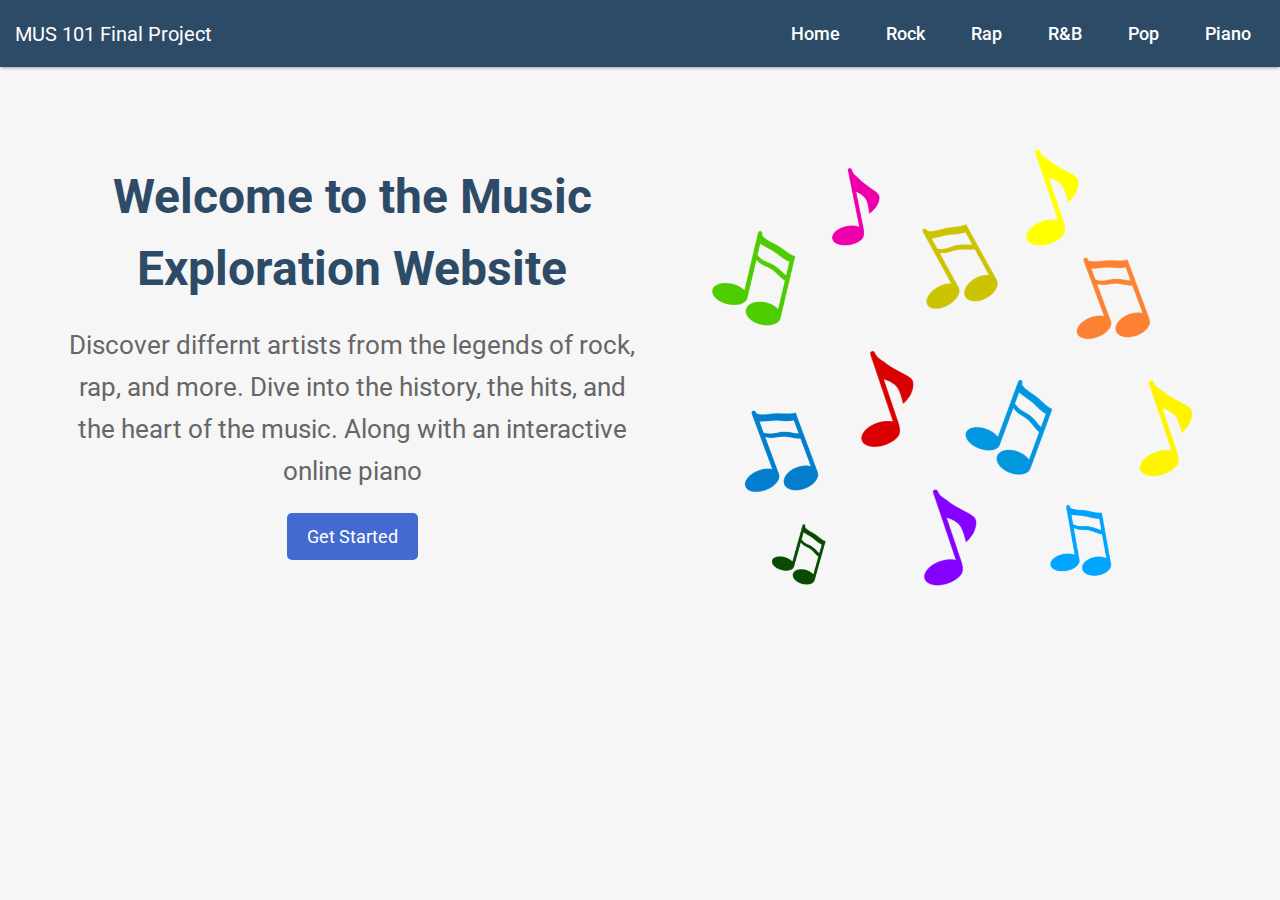
<file: index.html>
<!DOCTYPE html>
<html lang="en">
  <head>
    <meta charset="UTF-8" />
    <meta name="viewport" content="width=device-width, initial-scale=1.0" />
    <link rel="stylesheet" href="static/css/global.css" />
    <link rel="stylesheet" href="static/css/home.css" />
    <link rel="stylesheet" href="static/css/piano.css" />
    <!-- <link rel="stylesheet" href="static/css/artist_cards.css" /> -->
    <link rel="stylesheet" href="static/css/artist.css" />

    <title>MUS 101 Final Project</title>
  </head>
  <body>
    <nav class="navbar">
      <!-- LOGO -->
      <div class="logo">MUS 101 Final Project</div>

      <!-- NAVIGATION MENU -->
      <ul class="nav-links">
        <!-- USING CHECKBOX HACK -->
        <input type="checkbox" id="checkbox_toggle" />
        <label for="checkbox_toggle" class="hamburger">&#9776;</label>

        <!-- NAVIGATION MENUS -->
        <div class="menu">
          <li><a href="./index.html">Home</a></li>
          <!-- <li><a href="/">About</a></li> -->

          <li class="services">
            <a href="./rock.html">Rock</a>

            <!-- DROPDOWN MENU -->
            <ul class="dropdown">
              <a href="./rock.html#joel"><li>Billy Joel</li></a>
              <a href="./rock.html#queen"><li>Queen</li></a>
            </ul>
          </li>

          <li class="services">
            <a href="./rap.html">Rap</a>

            <!-- DROPDOWN MENU -->
            <ul class="dropdown">
              <li><a href="./rap.html#nba">NBA Youngboy </a></li>
              <li><a href="./rap.html#flow">YSN Flow</a></li>
            </ul>
          </li>

          <li class="services">
            <a href="./rnb.html">R&B</a>

            <!-- DROPDOWN MENU -->
            <ul class="dropdown">
              <li><a href="./rnb.html#wonder">Stevie Wonder </a></li>
              <li><a href="./rnb.html#marvin">Marvin Gaye</a></li>
            </ul>
          </li>

          <li class="services">
            <a href="./pop.html">Pop</a>

            <!-- DROPDOWN MENU -->
            <ul class="dropdown">
              <li><a href="./pop.html#justin">Justin Bieber</a></li>
              <li><a href="./pop.html#olivia">Olivia Rodrigo</a></li>
            </ul>
          </li>

          <li><a href="./piano.html">Piano</a></li>
        </div>
      </ul>
    </nav>
    <div class="container">
      <section class="landing">
        <div class="landing-content">
          <h1>Welcome to the Music Exploration Website</h1>
          <p>Discover differnt artists from the legends of rock, rap, and more. Dive into the history, the hits, and the heart of the music. Along with an interactive online piano</p>
          <a href="./rock.html" class="get-started-button">Get Started</a>
        </div>
        <img src="static/images/notes.png" alt="Music Exploration" class="landing-image" />
      </section>
    </div>
  </body>
</html>
</file>
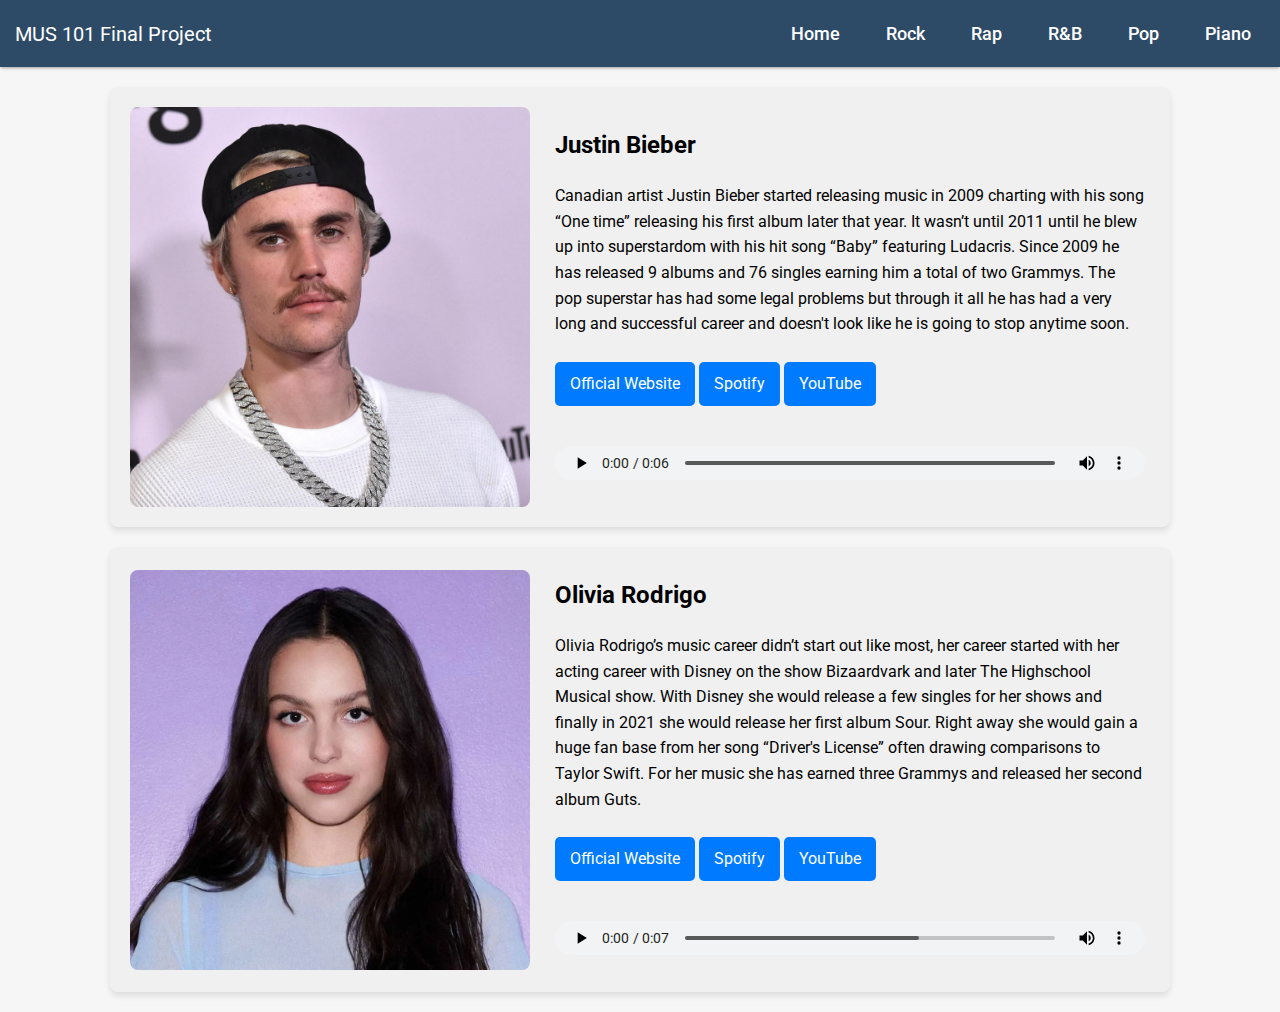
<file: pop.html>
<!DOCTYPE html>
<html lang="en">
  <head>
    <meta charset="UTF-8" />
    <meta name="viewport" content="width=device-width, initial-scale=1.0" />
    <link rel="stylesheet" href="static/css/global.css" />
    <link rel="stylesheet" href="static/css/home.css" />
    <link rel="stylesheet" href="static/css/piano.css" />
    <!-- <link rel="stylesheet" href="static/css/artist_cards.css" /> -->
    <link rel="stylesheet" href="static/css/artist.css" />

    <title>Rock Artists</title>
  </head>
  <body>
    <nav class="navbar">
      <!-- LOGO -->
      <div class="logo">MUS 101 Final Project</div>

      <!-- NAVIGATION MENU -->
      <ul class="nav-links">
        <!-- USING CHECKBOX HACK -->
        <input type="checkbox" id="checkbox_toggle" />
        <label for="checkbox_toggle" class="hamburger">&#9776;</label>

        <!-- NAVIGATION MENUS -->
        <div class="menu">
          <li><a href="./index.html">Home</a></li>
          <!-- <li><a href="/">About</a></li> -->

          <li class="services">
            <a href="./rock.html">Rock</a>

            <!-- DROPDOWN MENU -->
            <ul class="dropdown">
              <a href="./rock.html#joel"><li>Billy Joel</li></a>
              <a href="./rock.html#queen"><li>Queen</li></a>
            </ul>
          </li>

          <li class="services">
            <a href="./rap.html">Rap</a>

            <!-- DROPDOWN MENU -->
            <ul class="dropdown">
              <li><a href="./rap.html#nba">NBA Youngboy </a></li>
              <li><a href="./rap.html#flow">YSN Flow</a></li>
            </ul>
          </li>

          <li class="services">
            <a href="./rnb.html">R&B</a>

            <!-- DROPDOWN MENU -->
            <ul class="dropdown">
              <li><a href="./rnb.html#wonder">Stevie Wonder </a></li>
              <li><a href="./rnb.html#marvin">Marvin Gaye</a></li>
            </ul>
          </li>

          <li class="services">
            <a href="./pop.html">Pop</a>

            <!-- DROPDOWN MENU -->
            <ul class="dropdown">
              <li><a href="./pop.html#justin">Justin Bieber</a></li>
              <li><a href="./pop.html#olivia">Olivia Rodrigo</a></li>
            </ul>
          </li>

          <li><a href="./piano.html">Piano</a></li>
        </div>
      </ul>
    </nav>
    <div class="container">
      <div class="artist-full-section" id="justin">
        <div class="artist-info-wrapper">
          <img src="static/artist_images/justin.jpg" alt="Artist Image" class="artist-image" />
          <div class="artist-details">
            <h2>Justin Bieber</h2>
            <p>
              Canadian artist Justin Bieber started releasing music in 2009 charting with his song “One time” releasing his first album later that year. It wasn’t until 2011 until he blew up into
              superstardom with his hit song “Baby” featuring Ludacris. Since 2009 he has released 9 albums and 76 singles earning him a total of two Grammys. The pop superstar has had some legal
              problems but through it all he has had a very long and successful career and doesn't look like he is going to stop anytime soon.
            </p>
            <!-- <p>
              Lorem ipsum dolor sit amet consectetur adipisicing elit. Inventore maxime accusamus animi eaque exercitationem laudantium nesciunt facere quis earum reiciendis, obcaecati quam aperiam
              fuga, minus fugit autem quia odit iure?
            </p> -->
            <div class="artist-links">
              <a href="https://www.justinbiebermusic.com/" target="_blank">Official Website</a>
              <a href="https://open.spotify.com/artist/1uNFoZAHBGtllmzznpCI3s" target="_blank">Spotify</a>
              <a href="https://www.youtube.com/channel/UCIwFjwMjI0y7PDBVEO9-bkQ" target="_blank">YouTube</a>
            </div>
            <audio controls class="artist-audio">
              <source src="static/artist_audio/justin.mp3" type="audio/mp3" />
              Your browser does not support the audio element.
            </audio>
          </div>
        </div>
      </div>

      <div class="artist-full-section" id="olivia">
        <div class="artist-info-wrapper">
          <img src="static/artist_images/olivia.webp" alt="Artist Image" class="artist-image" />
          <div class="artist-details">
            <h2>Olivia Rodrigo</h2>
            <p>
              Olivia Rodrigo’s music career didn’t start out like most, her career started with her acting career with Disney on the show Bizaardvark and later The Highschool Musical show. With Disney
              she would release a few singles for her shows and finally in 2021 she would release her first album Sour. Right away she would gain a huge fan base from her song “Driver's License” often
              drawing comparisons to Taylor Swift. For her music she has earned three Grammys and released her second album Guts.
            </p>
            <div class="artist-links">
              <a href="https://store.oliviarodrigo.com/pages/gutsworldtour" target="_blank">Official Website</a>
              <a href="https://open.spotify.com/artist/1McMsnEElThX1knmY4oliG" target="_blank">Spotify</a>
              <a href="https://www.youtube.com/channel/UCy3zgWom-5AGypGX_FVTKpg" target="_blank">YouTube</a>
            </div>
            <audio controls class="artist-audio">
              <source src="static/artist_audio/olivia.mp3" type="audio/mpeg" />
              Your browser does not support the audio element.
            </audio>
          </div>
        </div>
      </div>
    </div>
  </body>
</html>
</file>
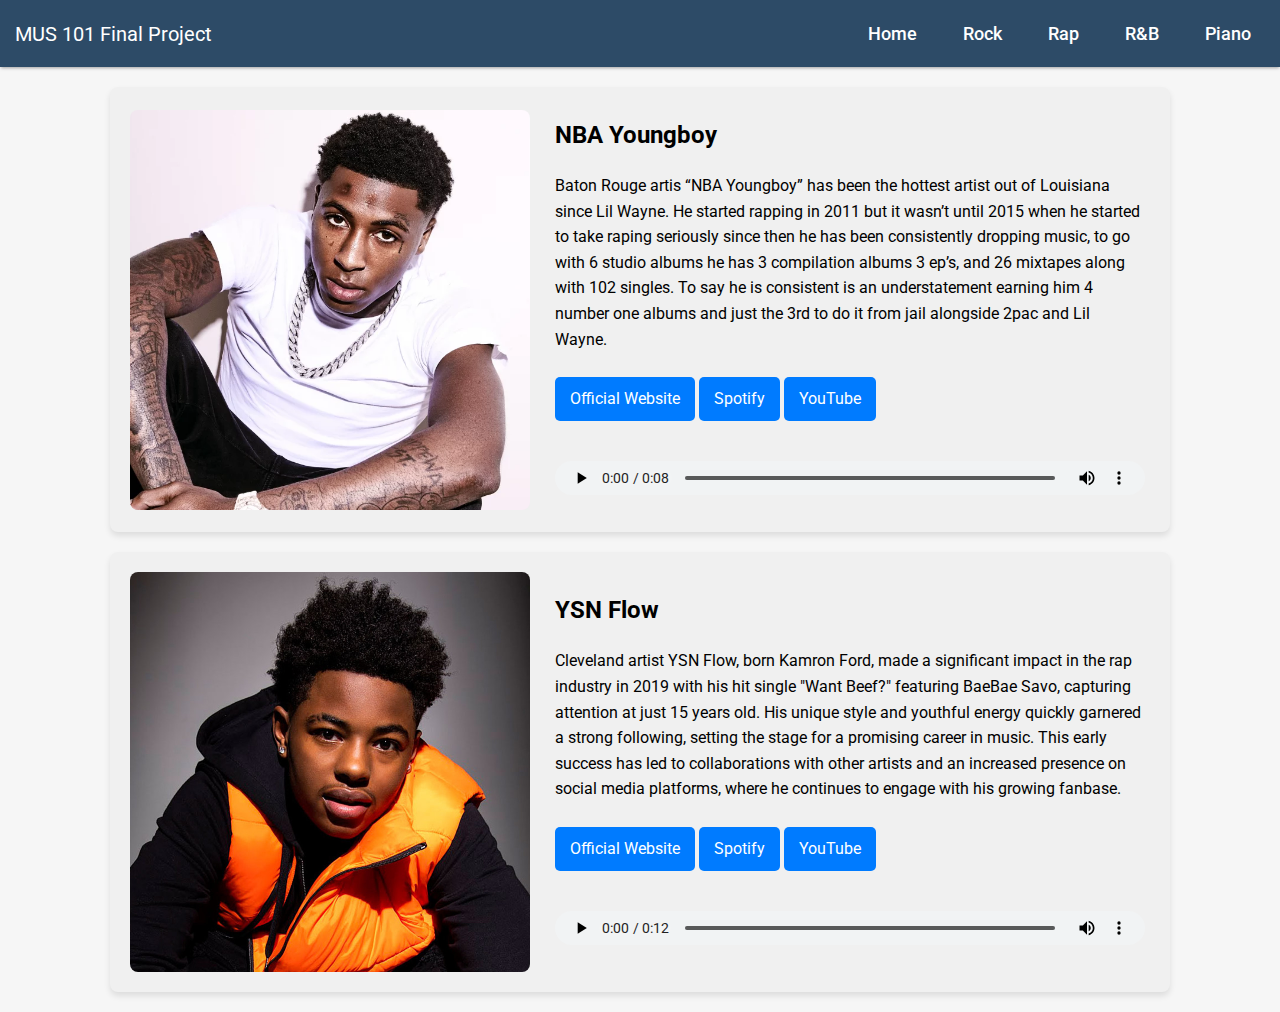
<file: rap.html>
<!DOCTYPE html>
<html lang="en">
  <head>
    <meta charset="UTF-8" />
    <meta name="viewport" content="width=device-width, initial-scale=1.0" />
    <link rel="stylesheet" href="static/css/global.css" />
    <link rel="stylesheet" href="static/css/home.css" />
    <link rel="stylesheet" href="static/css/piano.css" />
    <!-- <link rel="stylesheet" href="static/css/artist_cards.css" /> -->
    <link rel="stylesheet" href="static/css/artist.css" />

    <title>Rap Artists</title>
  </head>
  <body>
    <nav class="navbar">
      <!-- LOGO -->
      <div class="logo">MUS 101 Final Project</div>

      <!-- NAVIGATION MENU -->
      <ul class="nav-links">
        <!-- USING CHECKBOX HACK -->
        <input type="checkbox" id="checkbox_toggle" />
        <label for="checkbox_toggle" class="hamburger">&#9776;</label>

        <!-- NAVIGATION MENUS -->
        <div class="menu">
          <li><a href="./index.html">Home</a></li>
          <!-- <li><a href="/">About</a></li> -->

          <li class="services">
            <a href="./rock.html">Rock</a>

            <!-- DROPDOWN MENU -->
            <ul class="dropdown">
              <a href="./rock.html#joel"><li>Billy Joel</li></a>
              <a href="./rock.html#queen"><li>Queen</li></a>
            </ul>
          </li>

          <li class="services">
            <a href="./rap.html">Rap</a>

            <!-- DROPDOWN MENU -->
            <ul class="dropdown">
              <li><a href="./rap.html#nba">NBA Youngboy </a></li>
              <li><a href="./rap.html#flow">YSN Flow</a></li>
            </ul>
          </li>

          <li class="services">
            <a href="./rnb.html">R&B</a>

            <!-- DROPDOWN MENU -->
            <ul class="dropdown">
              <li><a href="./rnb.html#wonder">Stevie Wonder </a></li>
              <li><a href="./rnb.html#marvin">Marvin Gaye</a></li>
            </ul>
          </li>

          <li><a href="./piano.html">Piano</a></li>
        </div>
      </ul>
    </nav>
    <div class="container">
      <div class="artist-full-section" id="nba">
        <div class="artist-info-wrapper">
          <img src="static/artist_images/nba.webp" alt="Artist Image" class="artist-image" />
          <div class="artist-details">
            <h2>NBA Youngboy</h2>
            <p>
              Baton Rouge artis “NBA Youngboy” has been the hottest artist out of Louisiana since Lil Wayne. He started rapping in 2011 but it wasn’t until 2015 when he started to take raping
              seriously since then he has been consistently dropping music, to go with 6 studio albums he has 3 compilation albums 3 ep’s, and 26 mixtapes along with 102 singles. To say he is
              consistent is an understatement earning him 4 number one albums and just the 3rd to do it from jail alongside 2pac and Lil Wayne.
            </p>
            <!-- <p>
              Lorem ipsum dolor sit amet consectetur adipisicing elit. Inventore maxime accusamus animi eaque exercitationem laudantium nesciunt facere quis earum reiciendis, obcaecati quam aperiam
              fuga, minus fugit autem quia odit iure?
            </p> -->
            <div class="artist-links">
              <a href="https://www.youngboynba.com/" target="_blank">Official Website</a>
              <a href="https://open.spotify.com/artist/7wlFDEWiM5OoIAt8RSli8b" target="_blank">Spotify</a>
              <a href="https://www.youtube.com/channel/UClW4jraMKz6Qj69lJf-tODA" target="_blank">YouTube</a>
            </div>
            <audio controls class="artist-audio">
              <source src="static/artist_audio/nba.mp3" type="audio/mp3" />
              Your browser does not support the audio element.
            </audio>
          </div>
        </div>
      </div>

      <div class="artist-full-section" id="flow">
        <div class="artist-info-wrapper">
          <img src="static/artist_images/ysn-flow1.jpg" alt="Artist Image" class="artist-image" />
          <div class="artist-details">
            <h2>YSN Flow</h2>
            <p>
              Cleveland artist YSN Flow, born Kamron Ford, made a significant impact in the rap industry in 2019 with his hit single "Want Beef?" featuring BaeBae Savo, capturing attention at just 15
              years old. His unique style and youthful energy quickly garnered a strong following, setting the stage for a promising career in music. This early success has led to collaborations with
              other artists and an increased presence on social media platforms, where he continues to engage with his growing fanbase.
            </p>

            <div class="artist-links">
              <a href="https://hoo.be/ysnflow" target="_blank">Official Website</a>
              <a href="https://open.spotify.com/artist/1je11NKORfLMSjgSNP0DPF" target="_blank">Spotify</a>
              <a href="https://www.youtube.com/channel/UCkNguApCr2kcMir4Z0Q30_Q" target="_blank">YouTube</a>
            </div>
            <audio controls class="artist-audio">
              <source src="static/artist_audio/ysn.mp3" type="audio/mpeg" />
              Your browser does not support the audio element.
            </audio>
          </div>
        </div>
      </div>
    </div>
  </body>
</html>
</file>
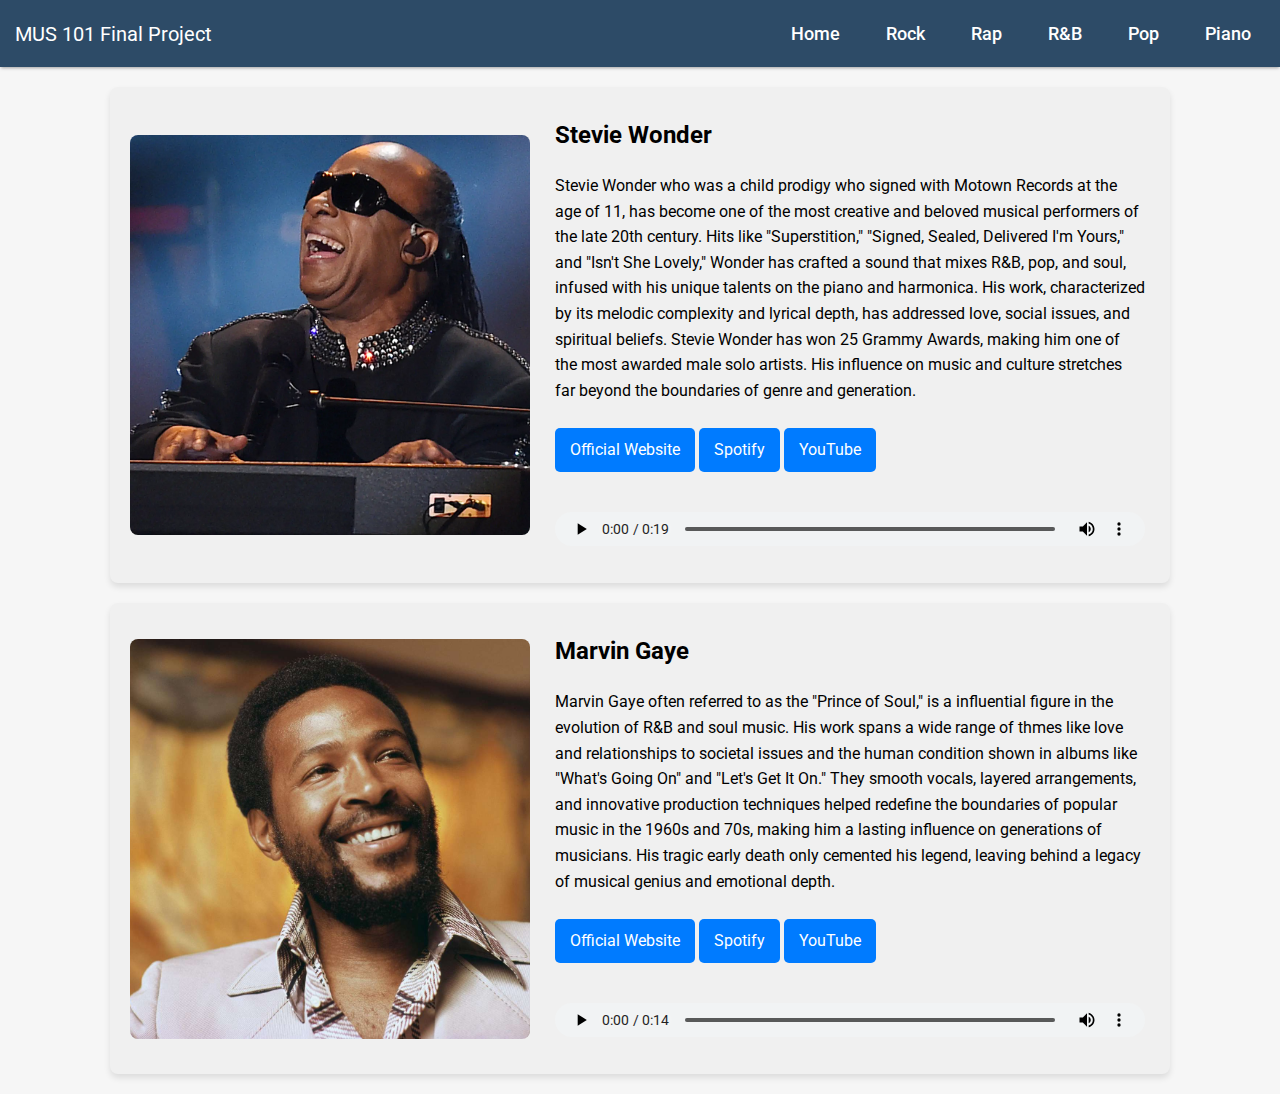
<file: rnb.html>
<!DOCTYPE html>
<html lang="en">
  <head>
    <meta charset="UTF-8" />
    <meta name="viewport" content="width=device-width, initial-scale=1.0" />
    <link rel="stylesheet" href="static/css/global.css" />
    <link rel="stylesheet" href="static/css/home.css" />
    <link rel="stylesheet" href="static/css/piano.css" />
    <!-- <link rel="stylesheet" href="static/css/artist_cards.css" /> -->
    <link rel="stylesheet" href="static/css/artist.css" />

    <title>R&B Artists</title>
  </head>
  <body>
    <nav class="navbar">
      <!-- LOGO -->
      <div class="logo">MUS 101 Final Project</div>

      <!-- NAVIGATION MENU -->
      <ul class="nav-links">
        <!-- USING CHECKBOX HACK -->
        <input type="checkbox" id="checkbox_toggle" />
        <label for="checkbox_toggle" class="hamburger">&#9776;</label>

        <!-- NAVIGATION MENUS -->
        <div class="menu">
          <li><a href="./index.html">Home</a></li>
          <!-- <li><a href="/">About</a></li> -->

          <li class="services">
            <a href="./rock.html">Rock</a>

            <!-- DROPDOWN MENU -->
            <ul class="dropdown">
              <a href="./rock.html#joel"><li>Billy Joel</li></a>
              <a href="./rock.html#queen"><li>Queen</li></a>
            </ul>
          </li>

          <li class="services">
            <a href="./rap.html">Rap</a>

            <!-- DROPDOWN MENU -->
            <ul class="dropdown">
              <li><a href="./rap.html#nba">NBA Youngboy </a></li>
              <li><a href="./rap.html#flow">YSN Flow</a></li>
            </ul>
          </li>

          <li class="services">
            <a href="./rnb.html">R&B</a>

            <!-- DROPDOWN MENU -->
            <ul class="dropdown">
              <li><a href="./rnb.html#wonder">Stevie Wonder </a></li>
              <li><a href="./rnb.html#marvin">Marvin Gaye</a></li>
            </ul>
          </li>

          <li class="services">
            <a href="./pop.html">Pop</a>

            <!-- DROPDOWN MENU -->
            <ul class="dropdown">
              <li><a href="./pop.html#justin">Justin Bieber</a></li>
              <li><a href="./pop.html#olivia">Olivia Rodrigo</a></li>
            </ul>
          </li>

          <li><a href="./piano.html">Piano</a></li>
        </div>
      </ul>
    </nav>
    <div class="container">
      <div class="artist-full-section" id="wonder">
        <div class="artist-info-wrapper">
          <img src="static/artist_images/stevie.webp" alt="Artist Image" class="artist-image" />
          <div class="artist-details">
            <h2>Stevie Wonder</h2>
            <p>
              Stevie Wonder who was a child prodigy who signed with Motown Records at the age of 11, has become one of the most creative and beloved musical performers of the late 20th century. Hits
              like "Superstition," "Signed, Sealed, Delivered I'm Yours," and "Isn't She Lovely," Wonder has crafted a sound that mixes R&B, pop, and soul, infused with his unique talents on the piano
              and harmonica. His work, characterized by its melodic complexity and lyrical depth, has addressed love, social issues, and spiritual beliefs. Stevie Wonder has won 25 Grammy Awards,
              making him one of the most awarded male solo artists. His influence on music and culture stretches far beyond the boundaries of genre and generation.
            </p>
            <!-- <p>
              Lorem ipsum dolor sit amet consectetur adipisicing elit. Inventore maxime accusamus animi eaque exercitationem laudantium nesciunt facere quis earum reiciendis, obcaecati quam aperiam
              fuga, minus fugit autem quia odit iure?
            </p> -->
            <div class="artist-links">
              <a href="http://www.steviewonder.net/" target="_blank">Official Website</a>
              <a href="https://open.spotify.com/artist/7guDJrEfX3qb6FEbdPA5qi" target="_blank">Spotify</a>
              <a href="https://www.youtube.com/channel/UCGD7CfG3JgZF52QpIRivV1Q" target="_blank">YouTube</a>
            </div>
            <audio controls class="artist-audio">
              <source src="static/artist_audio/stevie.mp3" type="audio/mp3" />
              Your browser does not support the audio element.
            </audio>
          </div>
        </div>
      </div>

      <div class="artist-full-section" id="marvin">
        <div class="artist-info-wrapper">
          <img src="static/artist_images/marvin.jpg" alt="Artist Image" class="artist-image" />
          <div class="artist-details">
            <h2>Marvin Gaye</h2>
            <p>
              Marvin Gaye often referred to as the "Prince of Soul," is a influential figure in the evolution of R&B and soul music. His work spans a wide range of thmes like love and relationships to
              societal issues and the human condition shown in albums like "What's Going On" and "Let's Get It On." They smooth vocals, layered arrangements, and innovative production techniques
              helped redefine the boundaries of popular music in the 1960s and 70s, making him a lasting influence on generations of musicians. His tragic early death only cemented his legend, leaving
              behind a legacy of musical genius and emotional depth.
            </p>
            <!-- <p>
              Their complex harmonies and Mercury's standout voice won fans worldwide, cementing them as rock legends. Hits like "Bohemian Rhapsody" and "Don't Stop Me Now" highlight their musical
              daring. Despite Freddie Mercury's passing in 1991, Queen's music continues to inspire and captivate new fans.
            </p> -->
            <div class="artist-links">
              <a href="https://www.marvingaye.net/" target="_blank">Official Website</a>
              <a href="https://open.spotify.com/artist/3koiLjNrgRTNbOwViDipeA" target="_blank">Spotify</a>
              <a href="https://www.youtube.com/channel/UCV0Arhg2bZuyL6CutipMduw" target="_blank">YouTube</a>
            </div>
            <audio controls class="artist-audio">
              <source src="static/artist_audio/marvin.mp3" type="audio/mpeg" />
              Your browser does not support the audio element.
            </audio>
          </div>
        </div>
      </div>
    </div>
  </body>
</html>
</file>
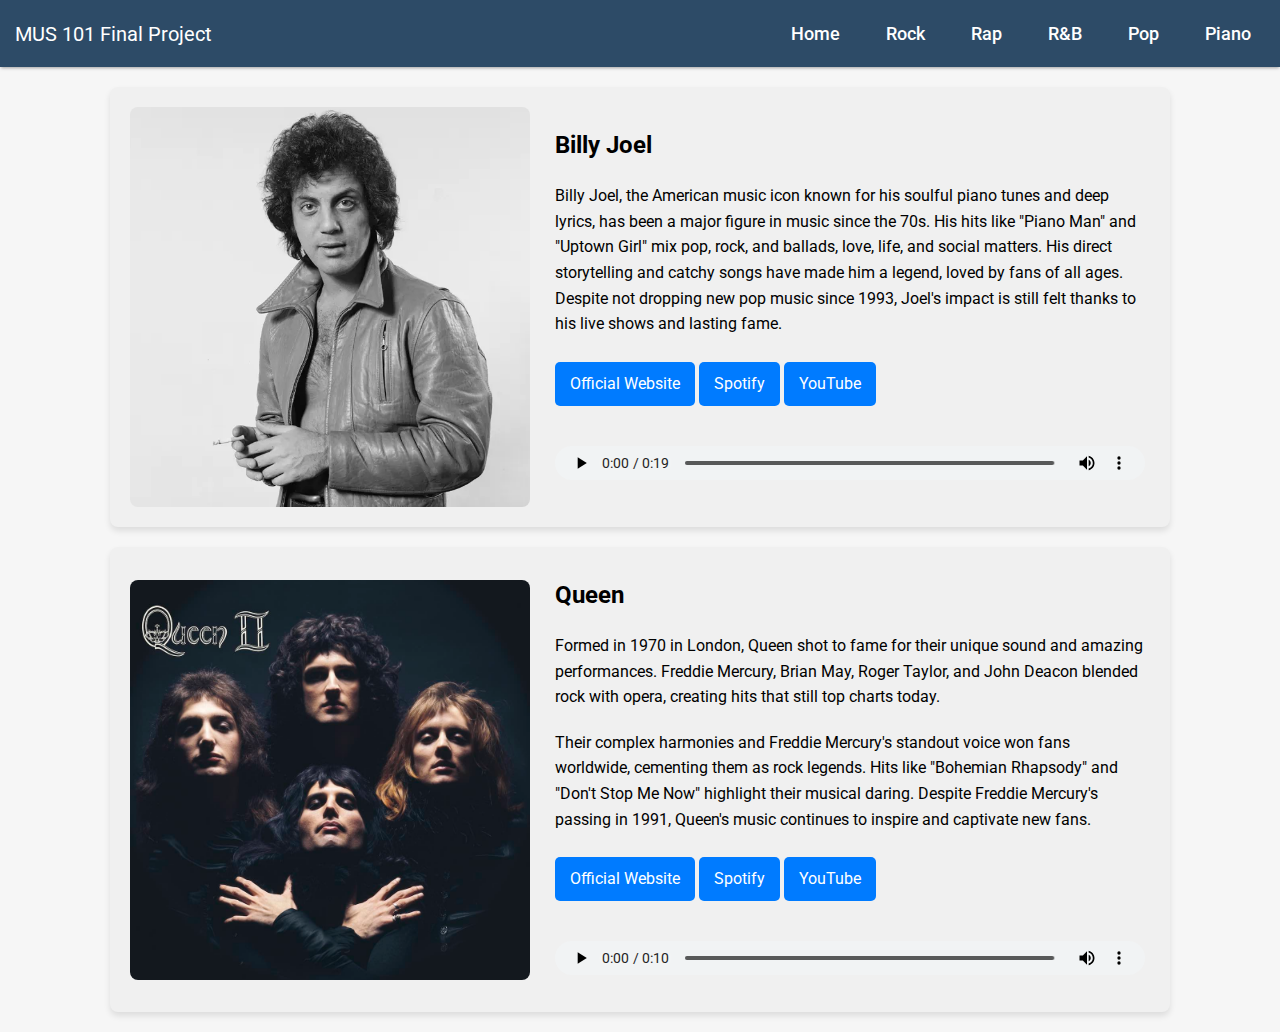
<file: rock.html>
<!DOCTYPE html>
<html lang="en">
  <head>
    <meta charset="UTF-8" />
    <meta name="viewport" content="width=device-width, initial-scale=1.0" />
    <link rel="stylesheet" href="static/css/global.css" />
    <link rel="stylesheet" href="static/css/home.css" />
    <link rel="stylesheet" href="static/css/piano.css" />
    <!-- <link rel="stylesheet" href="static/css/artist_cards.css" /> -->
    <link rel="stylesheet" href="static/css/artist.css" />

    <title>Rock Artists</title>
  </head>
  <body>
    <nav class="navbar">
      <!-- LOGO -->
      <div class="logo">MUS 101 Final Project</div>

      <!-- NAVIGATION MENU -->
      <ul class="nav-links">
        <!-- USING CHECKBOX HACK -->
        <input type="checkbox" id="checkbox_toggle" />
        <label for="checkbox_toggle" class="hamburger">&#9776;</label>

        <!-- NAVIGATION MENUS -->
        <div class="menu">
          <li><a href="./index.html">Home</a></li>
          <!-- <li><a href="/">About</a></li> -->

          <li class="services">
            <a href="./rock.html">Rock</a>

            <!-- DROPDOWN MENU -->
            <ul class="dropdown">
              <a href="./rock.html#joel"><li>Billy Joel</li></a>
              <a href="./rock.html#queen"><li>Queen</li></a>
            </ul>
          </li>

          <li class="services">
            <a href="./rap.html">Rap</a>

            <!-- DROPDOWN MENU -->
            <ul class="dropdown">
              <li><a href="./rap.html#nba">NBA Youngboy </a></li>
              <li><a href="./rap.html#flow">YSN Flow</a></li>
            </ul>
          </li>

          <li class="services">
            <a href="./rnb.html">R&B</a>

            <!-- DROPDOWN MENU -->
            <ul class="dropdown">
              <li><a href="./rnb.html#wonder">Stevie Wonder </a></li>
              <li><a href="./rnb.html#marvin">Marvin Gaye</a></li>
            </ul>
          </li>

          <li class="services">
            <a href="./pop.html">Pop</a>

            <!-- DROPDOWN MENU -->
            <ul class="dropdown">
              <li><a href="./pop.html#justin">Justin Bieber</a></li>
              <li><a href="./pop.html#olivia">Olivia Rodrigo</a></li>
            </ul>
          </li>

          <li><a href="./piano.html">Piano</a></li>
        </div>
      </ul>
    </nav>
    <div class="container">
      <div class="artist-full-section" id="joel">
        <div class="artist-info-wrapper">
          <img src="static/artist_images/01-billy-joel-1978-billboard-1548.png" alt="Artist Image" class="artist-image" />
          <div class="artist-details">
            <h2>Billy Joel</h2>
            <p>
              Billy Joel, the American music icon known for his soulful piano tunes and deep lyrics, has been a major figure in music since the 70s. His hits like "Piano Man" and "Uptown Girl" mix
              pop, rock, and ballads, love, life, and social matters. His direct storytelling and catchy songs have made him a legend, loved by fans of all ages. Despite not dropping new pop music
              since 1993, Joel's impact is still felt thanks to his live shows and lasting fame.
            </p>
            <!-- <p>
              Lorem ipsum dolor sit amet consectetur adipisicing elit. Inventore maxime accusamus animi eaque exercitationem laudantium nesciunt facere quis earum reiciendis, obcaecati quam aperiam
              fuga, minus fugit autem quia odit iure?
            </p> -->
            <div class="artist-links">
              <a href="https://www.billyjoel.com/" target="_blank">Official Website</a>
              <a href="https://open.spotify.com/artist/6zFYqv1mOsgBRQbae3JJ9e?si=ElT_ibl2Rby1DGkhIKKm-w&nd=1&dlsi=d715f06547f44b2a" target="_blank">Spotify</a>
              <a href="https://www.youtube.com/channel/UCyVomykHKyWCWo8lSKHHmzA" target="_blank">YouTube</a>
            </div>
            <audio controls class="artist-audio">
              <source src="static/artist_audio/billy.mp3" type="audio/mp3" />
              Your browser does not support the audio element.
            </audio>
          </div>
        </div>
      </div>

      <div class="artist-full-section" id="queen">
        <div class="artist-info-wrapper">
          <img src="static/artist_images/queen.jpg" alt="Artist Image" class="artist-image" />
          <div class="artist-details">
            <h2>Queen</h2>
            <p>
              Formed in 1970 in London, Queen shot to fame for their unique sound and amazing performances. Freddie Mercury, Brian May, Roger Taylor, and John Deacon blended rock with opera, creating
              hits that still top charts today.
            </p>
            <p>
              Their complex harmonies and Freddie Mercury's standout voice won fans worldwide, cementing them as rock legends. Hits like "Bohemian Rhapsody" and "Don't Stop Me Now" highlight their
              musical daring. Despite Freddie Mercury's passing in 1991, Queen's music continues to inspire and captivate new fans.
            </p>
            <div class="artist-links">
              <a href="https://www.queenonline.com/" target="_blank">Official Website</a>
              <a href="https://open.spotify.com/artist/1dfeR4HaWDbWqFHLkxsg1d" target="_blank">Spotify</a>
              <a href="https://www.youtube.com/channel/UCiMhD4jzUqG-IgPzUmmytRQ" target="_blank">YouTube</a>
            </div>
            <audio controls class="artist-audio">
              <source src="static/artist_audio/queen-dead-on-time.mp3" type="audio/mpeg" />
              Your browser does not support the audio element.
            </audio>
          </div>
        </div>
      </div>
    </div>
  </body>
</html>
</file>
<file: static/css/global.css>
/*
  1. Use a more-intuitive box-sizing model.
*/

html {
  scroll-behavior: smooth;
}

.container {
  max-width: 1350px;
  padding: 0 20px;
  margin: 0 auto;
}

*,
*::before,
*::after {
  box-sizing: border-box;
}
/*
  2. Remove default margin
*/
* {
  margin: 0;
}
/*
  Typographic tweaks!
  3. Add accessible line-height
  4. Improve text rendering
*/
body {
  line-height: 1.5;
  -webkit-font-smoothing: antialiased;
  margin: 0;
  padding: 0;
  box-sizing: border-box;
}
/*
  5. Improve media defaults
*/
img,
picture,
video,
canvas,
svg {
  display: block;
  max-width: 100%;
}
/*
  6. Remove built-in form typography styles
*/
input,
button,
textarea,
select {
  font: inherit;
}
/*
  7. Avoid text overflows
*/
p,
h1,
h2,
h3,
h4,
h5,
h6 {
  overflow-wrap: break-word;
}
/*
  8. Create a root stacking context
*/
#root,
#__next {
  isolation: isolate;
}
</file>
<file: static/css/home.css>
/* Typography and Base Styles */
@import url("https://fonts.googleapis.com/css2?family=Roboto:wght@400;500;700&display=swap");

:root {
  --navbar-primary: #2d4b67;
  --navbar-light: #547dc4c9;
  --navbar-text-color: #ffffff; /* Ensuring high contrast */
}

body {
  font-family: "Roboto", sans-serif;
  margin: 0;
  padding: 0;
  background-color: #f6f6f6; /* Light background to contrast the navbar */
}

/* Landing Section Styles */
.landing {
  display: flex;
  gap: 10px;
  flex-direction: column;
  align-items: center;
  justify-content: center;
  padding: 40px 5px;
  /* background-color: #ffffff; Adjust based on your theme */
}

.landing-content {
  max-width: 600px;
  text-align: center;
}

.landing h1 {
  font-size: calc(2.5vw + 16px);
  color: var(--navbar-primary);
  margin: 0 0 20px;
}

.landing p {
  font-size: calc(0.8vw + 16px);
  color: #666;
  line-height: 1.6;
}

.landing-image {
  max-width: 80%;
  height: auto;
  margin-top: 30px;
  border-radius: 15px;
}

.get-started-button {
  display: inline-block;
  background-color: rgb(66, 106, 209);
  color: white;
  padding: 10px 20px;
  margin-top: 20px;
  border-radius: 5px;
  text-decoration: none;
  font-size: 18px;
  transition: all 0.3s ease;
}

.get-started-button:hover {
  /* background-color: rgb(113, 145, 228); */
  transform: scale(1.05);
}

/* Responsive adjustments */
@media (min-width: 968px) {
  .landing {
    flex-direction: row;
    justify-content: space-around;
    padding: 40px 40px;
  }

  .landing-content,
  .landing-image {
    flex: 1;
  }

  .landing-content {
    max-width: 50%;
    margin-right: 20px;
  }

  .landing-image {
    max-width: 45%;
    margin-left: 20px;
  }
}

/* NAVBAR STYLING STARTS */
.navbar {
  display: flex;
  align-items: center;
  justify-content: space-between;
  padding: 15px;
  background-color: var(--navbar-primary);
  color: var(--navbar-text-color);
  box-shadow: 0 2px 5px rgba(0, 0, 0, 0.1);
  transition: all 0.5s ease;
  box-shadow: 0px 2px 3px -1px rgba(136, 135, 135, 0.75);
  z-index: 222;
}

.navbar a {
  text-decoration: none;
}

.navbar li {
  list-style: none;
}

.nav-links a {
  color: #fff;
}

/* LOGO */
.logo {
  font-size: 20px;
  transition: all 0.3s ease-in-out;
}
.logo:hover {
  transform: scale(1.03);
  cursor: pointer;
}

/* NAVBAR MENU */
.menu {
  display: flex;
  gap: 1em;
  font-size: 18px;
}

.menu a,
.dropdown a {
  color: var(--navbar-text-color);
  font-weight: 500; /* Increase font weight */
}

.menu li:hover {
  background-color: var(--navbar-light);

  border-radius: 5px;
  transition: 0.3s ease;
}

.menu li {
  padding: 5px 14px;
}

/* DROPDOWN MENU */
.services {
  position: relative;
}

.dropdown {
  background-color: var(--navbar-primary);
  padding: 1em 0;
  position: absolute;
  border-radius: 8px;
  top: 35px;
  z-index: 223;

  opacity: 0;
  visibility: hidden;
  transition: opacity 0.4s ease, visibility 0.4s ease;
}

.dropdown li + li {
  /* margin-top: 10px; */
}

.dropdown li {
  padding: 0.5em 1em;
  width: 8em;
  text-align: center;
  cursor: pointer;
}

.dropdown li:hover {
  background-color: var(--navbar-light);
}

/* .services:hover .dropdown {
  display: block;
} */

.services:hover .dropdown {
  opacity: 1;
  visibility: visible;
}

/* CHECKBOX HACK */

input[type="checkbox"] {
  display: none;
}

/* HAMBURGER MENU */
.hamburger {
  display: none;
  font-size: 24px;
  user-select: none;
  cursor: pointer;
}

/* APPLYING MEDIA QUERIES */
@media (max-width: 768px) {
  .menu {
    display: none;
    position: absolute;
    background-color: var(--navbar-primary);
    right: 0;
    left: 0;
    text-align: center;
    padding: 16px 0;
  }

  .menu li:hover {
    display: inline-block;
    background-color: var(--navbar-light);
    transition: 0.3s ease;
  }

  .menu li + li {
    margin-top: 12px;
  }

  input[type="checkbox"]:checked ~ .menu {
    display: block;
  }

  .hamburger {
    display: block;
  }

  .dropdown {
    left: 50%;
    top: 30px;
    transform: translateX(35%);
  }

  .dropdown li:hover {
    cursor: pointer;
    background-color: var(--navbar-light);
  }
}
</file>
<file: static/css/piano.css>
:root {
  --piano_width: 70vw;
  --piano_height: calc(var(--piano_width) * 0.2);
  --border-width: calc(var(--piano_width) * 0.0015);
  --border-color: #aaaaaa;

  --white_key_count: 14;
  --white_key_height: var(--piano_height);
  --white_key_width: calc(var(--piano_width) / var(--white_key_count));
  --white_key_color: #eeeeee;

  --black_key_count: 10;
  --black_key_height: calc(var(--white_key_height) * 0.55);
  --black_key_width: calc(var(--white_key_width) * 0.55);
  --black_key_offset: calc(var(--white_key_width) - (var(--black_key_width) / 2));

  --black_key_color: #222222;
}

.piano_title {
  text-align: center;
  padding: 20px;
  font-family: Verdana, Geneva, Tahoma, sans-serif;
  font-size: 3vw;
  font-weight: bold;
}

.piano_instructions {
  text-align: center;
  padding: 20px;
  font-family: "Lucida Sans", "Lucida Sans Regular", "Lucida Grande", "Lucida Sans Unicode", Geneva, Verdana, sans-serif;
  font-size: 1.5vw;
}

.piano_container {
  display: flex;
  justify-content: center;
  align-items: center;
  background-color: black;
  /* height: 100vh; */
  padding: 40px 0px;
}

.piano_key_container {
  width: var(--piano_width);
  height: var(--piano_height);
  display: flex; /* This will align the keys horizontally */
}

.piano_white_key {
  cursor: pointer;

  position: relative;
  width: var(--white_key_width);
  height: var(--white_key_height);
  background-color: var(--white_key_color);
  border: 1px solid var(--border-color);
  box-shadow: 0px 5px 8px -3px rgba(0, 0, 0, 0.75);
  text-align: center;

  font-family: "Segoe UI", Tahoma, Geneva, Verdana, sans-serif;
  font-weight: bold;

  display: flex;
  flex-direction: column;
  justify-content: flex-end; /* Align content to the bottom */
  padding-bottom: 10px;

  -moz-user-select: none;
  -khtml-user-select: none;
  -webkit-user-select: none;
}

.piano_black_key {
  cursor: pointer;
  position: absolute;
  width: var(--black_key_width);
  height: var(--black_key_height);
  background-color: var(--black_key_color);
  z-index: 3;
  left: var(--black_key_offset);
  top: 0;
  box-shadow: 0px 5px 8px -3px rgba(0, 0, 0, 0.75);
  color: white;

  display: flex;
  align-items: center;
  justify-content: center;
}

.piano_white_key .pressed {
  background-color: #4f4f4f;
}

.pressed {
  background-color: #c8c8c8;
  box-shadow: 0px 2px 8px -3px rgba(0, 0, 0, 0.75);
}
</file>
<file: static/css/artist_cards.css>
/* Artist Card Styles */
.artist-container {
  display: flex;
  flex-wrap: wrap;
  gap: 20px;
  justify-content: center;
  padding: 20px 0;
}

.artist-card {
  background: #fff;
  border-radius: 8px;
  box-shadow: 0 4px 8px rgba(0, 0, 0, 0.1);
  overflow: hidden;
  display: flex;
  flex-direction: column;
  width: calc(33.333% - 20px);
  transition: transform 0.2s;
}

.artist-card:hover {
  transform: translateY(-5px);
}

.artist-image {
  width: 100%;
  height: 200px;
  object-fit: cover;
}

.artist-info {
  padding: 15px;
}

.artist-info h2 {
  margin-top: 0;
  color: var(--navbar-primary);
}

.artist-info p {
  font-size: 15px;
  line-height: 1.6;
}

.artist-link {
  display: inline-block;
  background: var(--navbar-primary);
  color: #fff;
  padding: 10px 15px;
  border-radius: 5px;
  margin-top: 10px;
  text-decoration: none;
  transition: background-color 0.2s;
}

.artist-link:hover {
  background-color: var(--navbar-light);
}

/* Responsive Adjustments */
@media (max-width: 1024px) {
  .artist-card {
    width: calc(50% - 20px);
  }
}

@media (max-width: 768px) {
  .artist-card {
    width: 100%;
  }
}

/* <div class="artist-container">
<div class="artist-card">
  <img src="path/to/artist-image.jpg" alt="Artist Name" class="artist-image" />
  <div class="artist-info">
    <h2>Artist Name</h2>
    <p>Short bio or description of the artist. This could include genres, notable works, awards, etc.</p>
    <a href="artist-link.html" class="artist-link">Learn More</a>
  </div>
</div>
<!-- Repeat for each artist -->
</div> */
</file>
<file: static/css/artist.css>
.artist-full-section {
  display: flex;
  flex-direction: column;
  align-items: center;
  justify-content: center;
  margin: 20px 0;
}

.artist-info-wrapper {
  display: flex;
  justify-content: center;
  align-items: center;
  flex-wrap: wrap;
  /* justify-content: center; */
  gap: 20px;
  background-color: #f0f0f0;
  padding: 20px;
  border-radius: 8px;
  box-shadow: 0 4px 6px rgba(0, 0, 0, 0.1);
}

.artist-image {
  width: 400px; /* Adjust based on your preference */
  height: 400px; /* Adjust based on your preference */
  object-fit: cover;
  border-radius: 8px;
}

.artist-details > * {
  padding: 10px 5px;
}

.artist-details {
  flex: 1;
  max-width: 600px;
}

.artist-details h2 {
  margin-top: 0;
}

.artist-details p {
  line-height: 1.6;
}

.artist-links a {
  display: inline-block;
  margin-right: 10px;
  background-color: #007bff;
  color: #ffffff;
  padding: 10px 15px;
  margin: 5px 0px;
  border-radius: 5px;
  text-decoration: none;
  transition: background-color 0.3s ease;
}

.artist-links a:hover {
  background-color: #0056b3;
}

.artist-audio {
  width: 100%;
  margin-top: 15px;
}

@media (max-width: 968px) {
  .artist-info-wrapper {
    flex-direction: column;
  }

  .artist-image {
    width: 100%; /* Or any other size that fits better on small screens */
    height: auto; /* This will keep the aspect ratio intact */
    margin: auto;
  }
}
</file>
